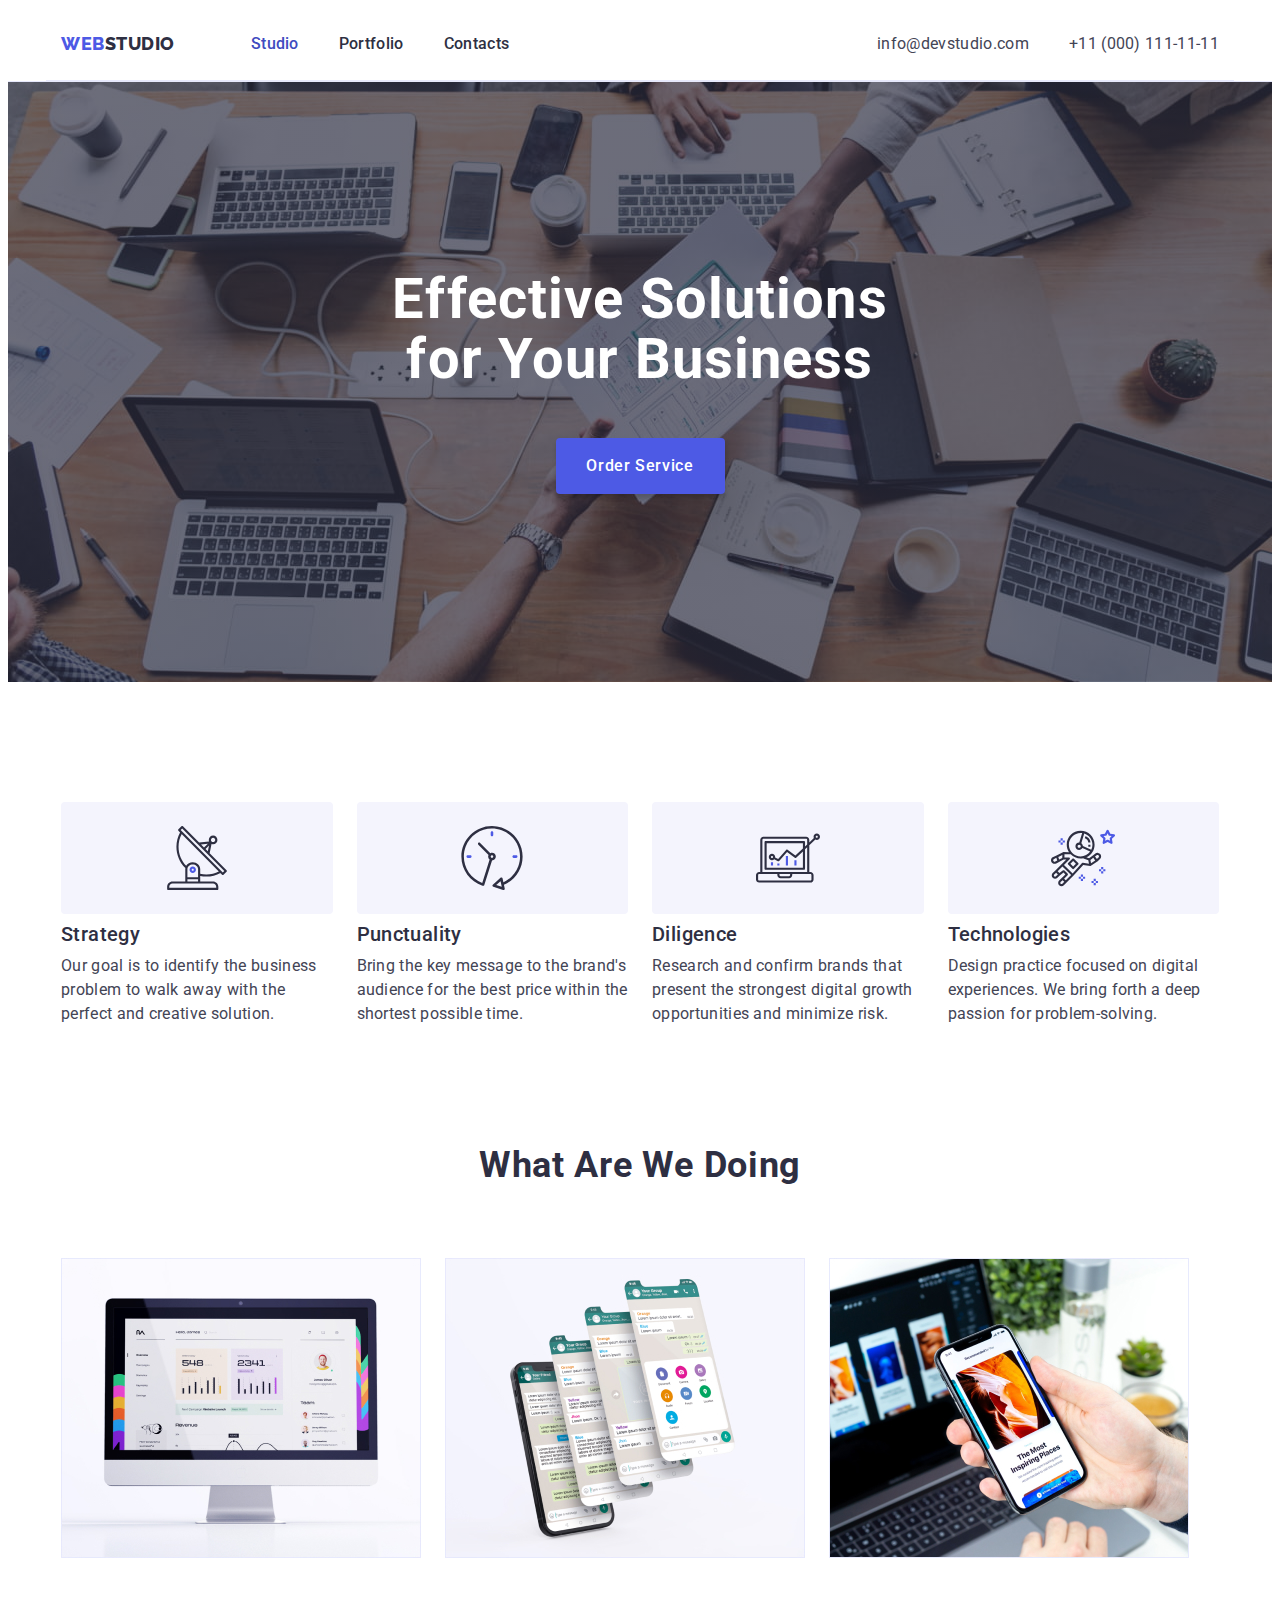
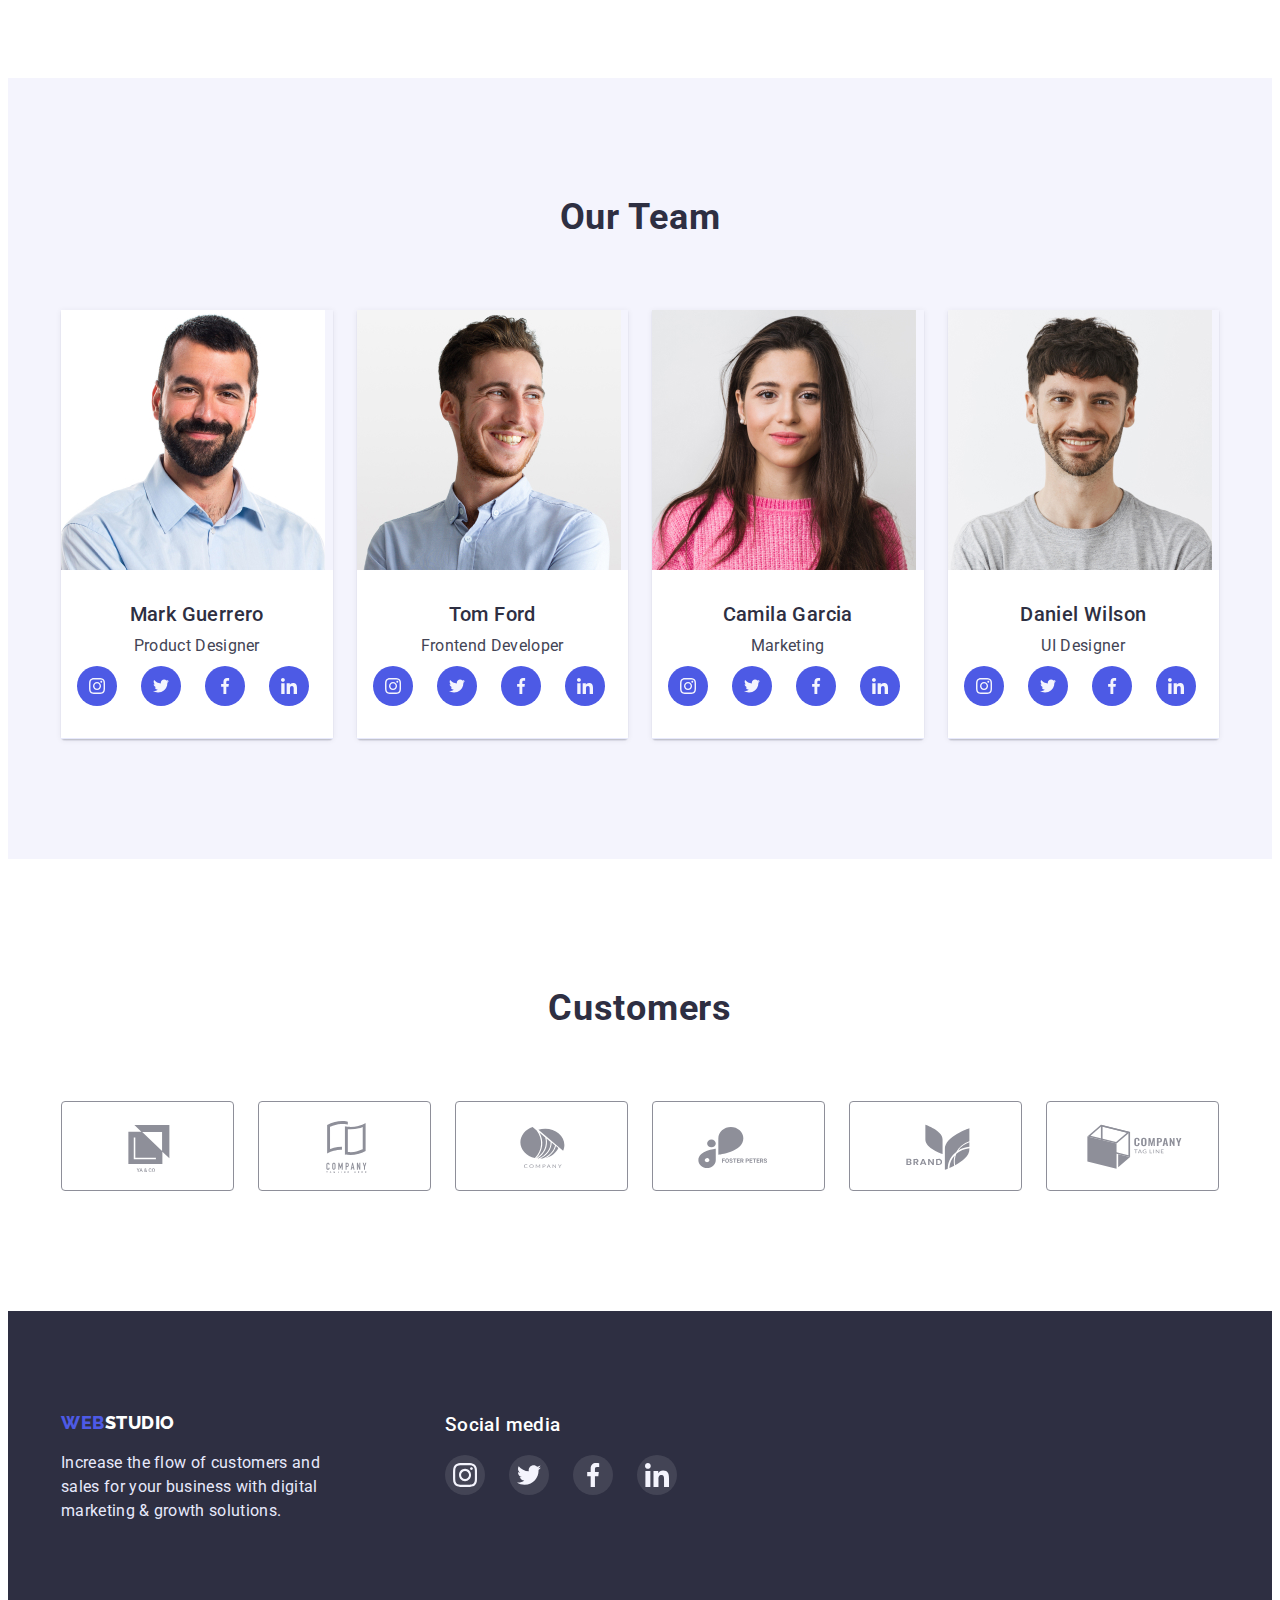
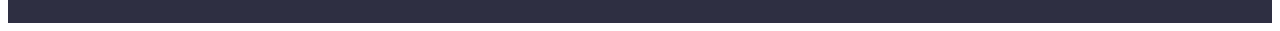
<file: index.html>
<!DOCTYPE html>
<html lang="en">
  <head>
    <meta charset="UTF-8" />
    <meta http-equiv="X-UA-Compatible" content="IE=edge" />
    <meta name="viewport" content="width=device-width, initial-scale=1.0" />
    <title>WebStudio</title>

    <link rel="preconnect" href="https://fonts.googleapis.com" />
    <link rel="preconnect" href="https://fonts.gstatic.com" crossorigin />
    <link
      href="https://fonts.googleapis.com/css2?family=Raleway:wght@800&family=Roboto:wght@400;500;700&display=swap"
      rel="stylesheet"
    />

    <link
      href="https://cdnjs.cloudflare.com/ajax/libs/modern-normalize/1.1.0/modern-normalize.min.css"
      rel="stylesheet"
      integrity="sha512-wpPYUAdjBVSE4KJnH1VR1HeZfpl1ub8YT/NKx4PuQ5NmX2tKuGu6U/JRp5y+Y8XG2tV+wKQpNHVUX03MfMFn9Q=="
      crossorigin="anonymous"
      referrerpolicy="no-referrer"
    />

    <link rel="stylesheet" href="./css/styles.css" />
  </head>
  <body>
    <!-- Header -->
    <header class="header">
      <div class="header container">
        <nav class="header-nav">
          <a href="./index.html" class="logo"><span>Web</span>Studio</a>
          <ul class="nav-list">
            <li class="header-item">
              <a href="./index.html" class="nav-link current">Studio</a>
            </li>
            <li class="header-item">
              <a href="./potfolio.html" class="nav-link">Portfolio</a>
            </li>
            <li class="header-item">
              <a href="" class="nav-link">Contacts</a>
            </li>
          </ul>
        </nav>

        <address class="address-container">
          <ul class="address-list">
            <li class="address-item">
              <a href="mailto:info@devstudio.com" class="address-link link"
                >info@devstudio.com</a
              >
            </li>
            <li class="address-item">
              <a href="tel:+110001111111" class="address-link link"
                >+11 (000) 111-11-11</a
              >
            </li>
          </ul>
        </address>
      </div>
    </header>

    <!-- Main -->
    <main>
      <!-- Hero -->
      <section class="hero section">
        <div class="hero container">
          <h1 class="hero-title">Effective Solutions for Your Business</h1>
          <button type="button" class="hero-btn">Order Service</button>
        </div>
      </section>

      <!-- Advantages -->
      <section class="advantages section">
        <div class="container">
          <h2 class="visually-hidden">Our Advantages</h2>
          <ul class="advantage-list">
            <li class="advantage-item">
              <div class="advantage-icon-wrap">
                <svg class="advantage-icon">
                  <use href="./images/icons.svg#icon-antenna"></use>
                </svg>
              </div>
              <h3 class="subtitle">Strategy</h3>
              <p class="section-text">
                Our goal is to identify the business problem to walk away with
                the perfect and creative solution.
              </p>
            </li>
            <li class="advantage-item">
              <div class="advantage-icon-wrap">
                <svg class="advantage-icon">
                  <use href="./images/icons.svg#icon-clock"></use>
                </svg>
              </div>
              <h3 class="subtitle">Punctuality</h3>
              <p class="section-text">
                Bring the key message to the brand's audience for the best price
                within the shortest possible time.
              </p>
            </li>
            <li class="advantage-item">
              <div class="advantage-icon-wrap">
                <svg class="advantage-icon">
                  <use href="./images/icons.svg#icon-diagram"></use>
                </svg>
              </div>
              <h3 class="subtitle">Diligence</h3>
              <p class="section-text">
                Research and confirm brands that present the strongest digital
                growth opportunities and minimize risk.
              </p>
            </li>
            <li class="advantage-item">
              <div class="advantage-icon-wrap">
                <svg class="advantage-icon">
                  <use href="./images/icons.svg#icon-astronaut"></use>
                </svg>
              </div>
              <h3 class="subtitle">Technologies</h3>
              <p class="section-text">
                Design practice focused on digital experiences. We bring forth a
                deep passion for problem-solving.
              </p>
            </li>
          </ul>
        </div>
      </section>

      <!-- What are we doing -->
      <section class="doing section">
        <div class="container">
          <h2 class="section-title">What are we doing</h2>
          <ul class="doing-list">
            <li class="doing-item">
              <img
                src="./images/studio/computer.jpg"
                alt="Computer"
                width="360"
              />
            </li>
            <li class="doing-item">
              <img
                src="./images/studio/program.jpg"
                alt="Programs"
                width="360"
              />
            </li>
            <li class="doing-item">
              <img src="./images/studio/phone.jpg" alt="Phone" width="360" />
            </li>
          </ul>
        </div>
      </section>

      <!-- Our Team -->
      <section class="team section">
        <div class="container">
          <h2 class="section-title">Our Team</h2>
          <ul class="team-list">
            <li class="team-card">
              <img
                src="./images/studio/mark.jpg"
                alt="Photo of Mark"
                width="264"
              />
              <div class="card-content">
                <h3 class="subtitle">Mark Guerrero</h3>
                <p class="section-text">Product Designer</p>
                <ul class="socials-list">
                  <li class="social-item">
                    <a href="" class="social-link">
                      <svg class="social-icon">
                        <use href="./images/icons.svg#icon-instagram"></use>
                      </svg>
                    </a>
                  </li>
                  <li class="social-item">
                    <a href="" class="social-link">
                      <svg class="social-icon">
                        <use href="./images/icons.svg#icon-twitter"></use>
                      </svg>
                    </a>
                  </li>
                  <li class="social-item">
                    <a href="" class="social-link">
                      <svg class="social-icon">
                        <use href="./images/icons.svg#icon-facebook"></use>
                      </svg>
                    </a>
                  </li>
                  <li class="social-item">
                    <a href="" class="social-link">
                      <svg class="social-icon">
                        <use href="./images/icons.svg#icon-linkedin"></use>
                      </svg>
                    </a>
                  </li>
                </ul>
              </div>
            </li>

            <li class="team-card">
              <img
                src="./images/studio/tom.jpg"
                alt="Photo of Tom"
                width="264"
              />
              <div class="card-content">
                <h3 class="subtitle">Tom Ford</h3>
                <p class="section-text">Frontend Developer</p>
                <ul class="socials-list">
                  <li class="social-item">
                    <a href="" class="social-link">
                      <svg class="social-icon">
                        <use href="./images/icons.svg#icon-instagram"></use>
                      </svg>
                    </a>
                  </li>
                  <li class="social-item">
                    <a href="" class="social-link">
                      <svg class="social-icon">
                        <use href="./images/icons.svg#icon-twitter"></use>
                      </svg>
                    </a>
                  </li>
                  <li class="social-item">
                    <a href="" class="social-link">
                      <svg class="social-icon">
                        <use href="./images/icons.svg#icon-facebook"></use>
                      </svg>
                    </a>
                  </li>
                  <li class="social-item">
                    <a href="" class="social-link">
                      <svg class="social-icon">
                        <use href="./images/icons.svg#icon-linkedin"></use>
                      </svg>
                    </a>
                  </li>
                </ul>
              </div>
            </li>

            <li class="team-card">
              <img
                src="./images/studio/camila.jpg"
                alt="Photo of Camila"
                width="264"
              />
              <div class="card-content">
                <h3 class="subtitle">Camila Garcia</h3>
                <p class="section-text">Marketing</p>
                <ul class="socials-list">
                  <li class="social-item">
                    <a href="" class="social-link">
                      <svg class="social-icon">
                        <use href="./images/icons.svg#icon-instagram"></use>
                      </svg>
                    </a>
                  </li>
                  <li class="social-item">
                    <a href="" class="social-link">
                      <svg class="social-icon">
                        <use href="./images/icons.svg#icon-twitter"></use>
                      </svg>
                    </a>
                  </li>
                  <li class="social-item">
                    <a href="" class="social-link">
                      <svg class="social-icon">
                        <use href="./images/icons.svg#icon-facebook"></use>
                      </svg>
                    </a>
                  </li>
                  <li class="social-item">
                    <a href="" class="social-link">
                      <svg class="social-icon">
                        <use href="./images/icons.svg#icon-linkedin"></use>
                      </svg>
                    </a>
                  </li>
                </ul>
              </div>
            </li>

            <li class="team-card">
              <img
                src="./images/studio/daniel.jpg"
                alt="Photo of Daniel"
                width="264"
              />
              <div class="card-content">
                <h3 class="subtitle">Daniel Wilson</h3>
                <p class="section-text">UI Designer</p>
                <ul class="socials-list">
                  <li class="social-item">
                    <a href="" class="social-link">
                      <svg class="social-icon">
                        <use href="./images/icons.svg#icon-instagram"></use>
                      </svg>
                    </a>
                  </li>
                  <li class="social-item">
                    <a href="" class="social-link">
                      <svg class="social-icon">
                        <use href="./images/icons.svg#icon-twitter"></use>
                      </svg>
                    </a>
                  </li>
                  <li class="social-item">
                    <a href="" class="social-link">
                      <svg class="social-icon">
                        <use href="./images/icons.svg#icon-facebook"></use>
                      </svg>
                    </a>
                  </li>
                  <li class="social-item">
                    <a href="" class="social-link">
                      <svg class="social-icon">
                        <use href="./images/icons.svg#icon-linkedin"></use>
                      </svg>
                    </a>
                  </li>
                </ul>
              </div>
            </li>
          </ul>
        </div>
      </section>

      <!-- Our clients -->
      <section class="clients section">
        <div class="container">
          <h2 class="section-title">Customers</h2>
          <ul class="client-list">
            <li class="client-item">
              <a href="" class="client-link">
                <svg class="client-icon">
                  <use href="./images/icons.svg#icon-client-one"></use>
                </svg>
              </a>
            </li>
            <li class="client-item">
              <a href="" class="client-link">
                <svg class="client-icon">
                  <use href="./images/icons.svg#icon-client-two"></use>
                </svg>
              </a>
            </li>
            <li class="client-item">
              <a href="" class="client-link">
                <svg class="client-icon">
                  <use href="./images/icons.svg#icon-client-three"></use>
                </svg>
              </a>
            </li>
            <li class="client-item">
              <a href="" class="client-link">
                <svg class="client-icon">
                  <use href="./images/icons.svg#icon-client-four"></use>
                </svg>
              </a>
            </li>
            <li class="client-item">
              <a href="" class="client-link">
                <svg class="client-icon">
                  <use href="./images/icons.svg#icon-client-five"></use>
                </svg>
              </a>
            </li>
            <li class="client-item">
              <a href="" class="client-link">
                <svg class="client-icon">
                  <use href="./images/icons.svg#icon-client-six"></use>
                </svg>
              </a>
            </li>
          </ul>
        </div>
      </section>
    </main>

    <!-- Footer -->
    <footer class="footer">
      <div class="container">
        <div class="footer-descr">
          <a href="./index.html" class="logo"><span>Web</span>Studio</a>
          <p class="section-text">
            Increase the flow of customers and sales for your business with
            digital marketing &amp; growth solutions.
          </p>
        </div>
        <div class="socials-wrap">
          <h3 class="footer-subtitle">Social media</h3>
          <ul class="socials-list">
            <li class="socials-item">
              <a href="" class="social-link">
                <svg class="social-icon">
                  <use href="./images/icons.svg#icon-instagram"></use>
                </svg>
              </a>
            </li>
            <li class="socials-item">
              <a href="" class="social-link">
                <svg class="social-icon">
                  <use href="./images/icons.svg#icon-twitter"></use>
                </svg>
              </a>
            </li>
            <li class="socials-item">
              <a href="" class="social-link">
                <svg class="social-icon">
                  <use href="./images/icons.svg#icon-facebook"></use>
                </svg>
              </a>
            </li>
            <li class="socials-item">
              <a href="" class="social-link">
                <svg class="social-icon">
                  <use href="./images/icons.svg#icon-linkedin"></use>
                </svg>
              </a>
            </li>
          </ul>
        </div>
      </div>
    </footer>
  </body>
</html>
</file>
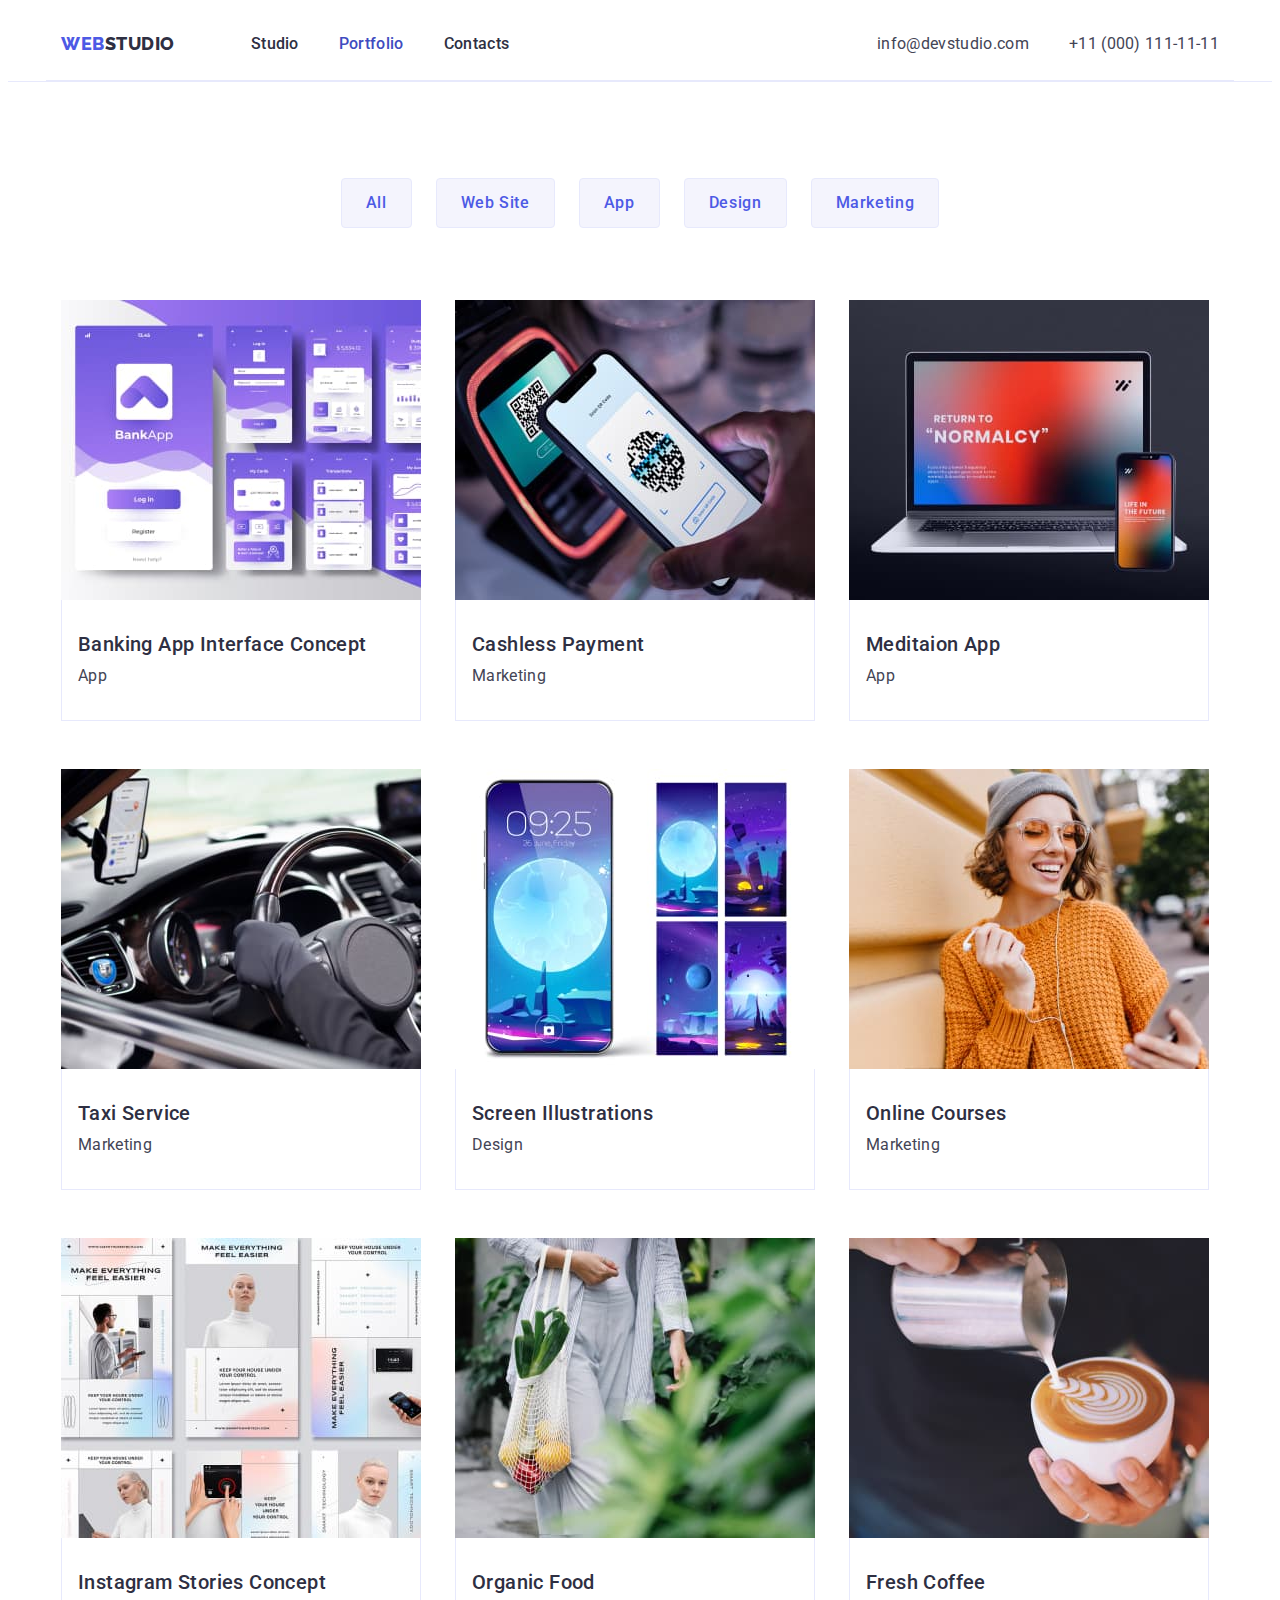
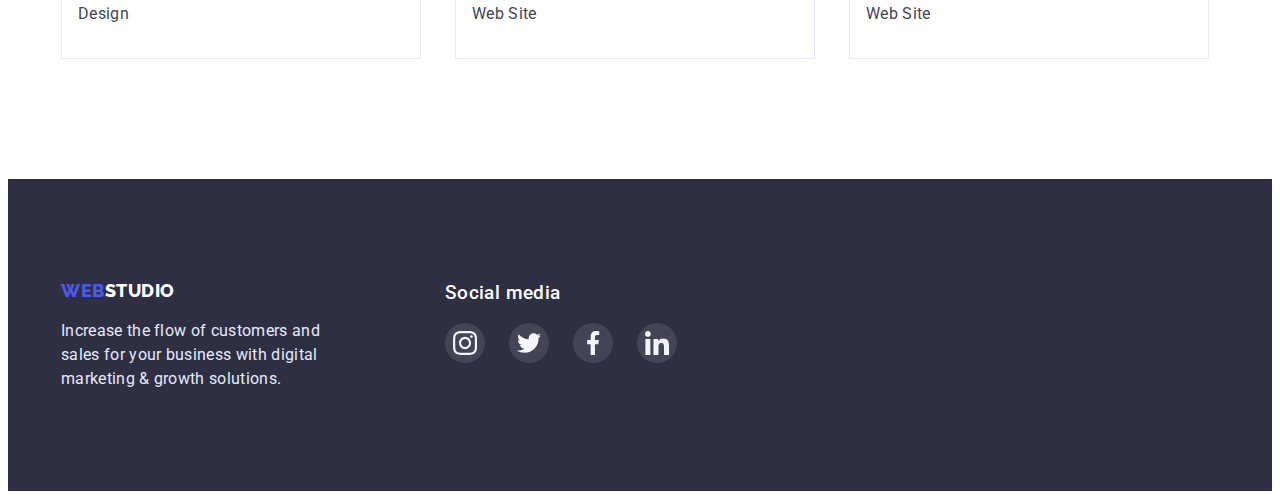
<file: potfolio.html>
<!DOCTYPE html>
<html lang="en">
  <head>
    <meta charset="UTF-8" />
    <meta http-equiv="X-UA-Compatible" content="IE=edge" />
    <meta name="viewport" content="width=device-width, initial-scale=1.0" />
    <title>Portfolio</title>

    <link rel="preconnect" href="https://fonts.googleapis.com" />
    <link rel="preconnect" href="https://fonts.gstatic.com" crossorigin />
    <link
      href="https://fonts.googleapis.com/css2?family=Raleway:wght@800&family=Roboto:wght@400;500;700&display=swap"
      rel="stylesheet"
    />

    <link
      href="https://cdnjs.cloudflare.com/ajax/libs/modern-normalize/1.1.0/modern-normalize.min.css"
      rel="stylesheet"
      integrity="sha512-wpPYUAdjBVSE4KJnH1VR1HeZfpl1ub8YT/NKx4PuQ5NmX2tKuGu6U/JRp5y+Y8XG2tV+wKQpNHVUX03MfMFn9Q=="
      crossorigin="anonymous"
      referrerpolicy="no-referrer"
    />

    <link rel="stylesheet" href="./css/styles.css" />
  </head>
  <body>
    <header class="header">
      <div class="header container">
        <nav class="header-nav">
          <a href="./index.html" class="logo"><span>Web</span>Studio</a>
          <ul class="nav-list">
            <li class="header-item">
              <a href="./index.html" class="nav-link">Studio</a>
            </li>
            <li class="header-item">
              <a href="./potfolio.html" class="nav-link current">Portfolio</a>
            </li>
            <li class="header-item">
              <a href="" class="nav-link">Contacts</a>
            </li>
          </ul>
        </nav>

        <address class="address-container">
          <ul class="address-list">
            <li class="address-item">
              <a href="mailto:info@devstudio.com" class="address-link link">
                info@devstudio.com</a
              >
            </li>
            <li class="address-item">
              <a href="tel:+110001111111" class="address-link link"
                >+11 (000) 111-11-11</a
              >
            </li>
          </ul>
        </address>
      </div>
    </header>

    <main>
      <section class="portfolio">
        <div class="container">
          <h1 class="visually-hidden">Our Portfolio</h1>
          <ul class="portfolio-bnt-list">
            <li class="btn-list-item">
              <button type="button" class="portfolio-btn">All</button>
            </li>
            <li class="btn-list-item">
              <button type="button" class="portfolio-btn">Web Site</button>
            </li>
            <li class="btn-list-item">
              <button type="button" class="portfolio-btn">App</button>
            </li>
            <li class="btn-list-item">
              <button type="button" class="portfolio-btn">Design</button>
            </li>
            <li class="btn-list-item">
              <button type="button" class="portfolio-btn">Marketing</button>
            </li>
          </ul>

          <ul class="portfolio-cards-list">
            <li class="portfolio-card">
              <a href="#">
                <img
                  src="./images/potfolio/img1.jpg"
                  alt="Banking app interface"
                  width="360"
                />
                <div class="content">
                  <h2 class="subtitle">Banking App Interface Concept</h2>
                  <p class="card-descr">App</p>
                </div>
                <!-- <p class="card-text">
                   14 Stylish and User-Friendly App Design Concepts · Task
                   Manager App · Calorie Tracker App · Exotic Fruit Ecommerce App
                   · Cloud Storage App
                 </p> -->
              </a>
            </li>
            <li class="portfolio-card">
              <a href="#">
                <img
                  src="./images/potfolio/img2.jpg"
                  alt="Pay using QR Code "
                  width="360"
                />
                <div class="content">
                  <h2 class="subtitle">Cashless Payment</h2>
                  <p class="card-descr">Marketing</p>
                </div>
                <!-- <p class="card-text">
                    14 Stylish and User-Friendly App Design Concepts · Task
                    Manager App · Calorie Tracker App · Exotic Fruit Ecommerce App
                    · Cloud Storage App
                  </p> -->
              </a>
            </li>
            <li class="portfolio-card">
              <a href="#">
                <img
                  src="./images/potfolio/img3.jpg"
                  alt="Mediation app interface"
                  width="360"
                />
                <div class="content">
                  <h2 class="subtitle">Meditaion App</h2>
                  <p class="card-descr">App</p>
                </div>
                <!-- <p class="card-text">
                    14 Stylish and User-Friendly App Design Concepts · Task
                    Manager App · Calorie Tracker App · Exotic Fruit Ecommerce App
                    · Cloud Storage App
                  </p> -->
              </a>
            </li>
            <li class="portfolio-card">
              <a href="#">
                <img
                  src="./images/potfolio/img4.jpg"
                  alt="Taxi Service"
                  width="360"
                />
                <div class="content">
                  <h2 class="subtitle">Taxi Service</h2>
                  <p class="card-descr">Marketing</p>
                </div>
                <!-- <p class="card-text">
                    14 Stylish and User-Friendly App Design Concepts · Task
                    Manager App · Calorie Tracker App · Exotic Fruit Ecommerce App
                    · Cloud Storage App
                  </p> -->
              </a>
            </li>
            <li class="portfolio-card">
              <a href="#">
                <img
                  src="./images/potfolio/img5.jpg"
                  alt="Mobile wallpaper design"
                  width="360"
                />
                <div class="content">
                  <h2 class="subtitle">Screen Illustrations</h2>
                  <p class="card-descr">Design</p>
                </div>
                <!-- <p class="card-text">
                    14 Stylish and User-Friendly App Design Concepts · Task
                    Manager App · Calorie Tracker App · Exotic Fruit Ecommerce App
                    · Cloud Storage App
                  </p> -->
              </a>
            </li>
            <li class="portfolio-card">
              <a href="#">
                <img
                  src="./images/potfolio/img6.jpg"
                  alt="Person listening to music"
                  width="360"
                />
                <div class="content">
                  <h2 class="subtitle">Online Courses</h2>
                  <p class="card-descr">Marketing</p>
                </div>
                <!-- <p class="card-text">
                    14 Stylish and User-Friendly App Design Concepts · Task
                    Manager App · Calorie Tracker App · Exotic Fruit Ecommerce App
                    · Cloud Storage App
                  </p> -->
              </a>
            </li>
            <li class="portfolio-card">
              <a href="#">
                <img
                  src="./images/potfolio/img7.jpg"
                  alt="Concept for instagram stories"
                  width="360"
                />
                <div class="content">
                  <h2 class="subtitle">Instagram Stories Concept</h2>
                  <p class="card-descr">Design</p>
                </div>
                <!-- <p class="card-text">
                    14 Stylish and User-Friendly App Design Concepts · Task
                    Manager App · Calorie Tracker App · Exotic Fruit Ecommerce App
                    · Cloud Storage App
                  </p> -->
              </a>
            </li>
            <li class="portfolio-card">
              <a href="#">
                <img
                  src="./images/potfolio/img8.jpg"
                  alt="Person with a basket of vegetables"
                  width="360"
                />
                <div class="content">
                  <h2 class="subtitle">Organic Food</h2>
                  <p class="card-descr">Web Site</p>
                </div>
                <!-- <p class="card-text">
                   14 Stylish and User-Friendly App Design Concepts · Task
                   Manager App · Calorie Tracker App · Exotic Fruit Ecommerce App
                   · Cloud Storage App
                 </p> -->
              </a>
            </li>
            <li class="portfolio-card">
              <a href="#">
                <img
                  src="./images/potfolio/img9.jpg"
                  alt="Coffee"
                  width="360"
                />
                <div class="content">
                  <h2 class="subtitle">Fresh Coffee</h2>
                  <p class="card-descr">Web Site</p>
                </div>
                <!-- <p class="card-text">
                    14 Stylish and User-Friendly App Design Concepts · Task
                    Manager App · Calorie Tracker App · Exotic Fruit Ecommerce App
                    · Cloud Storage App
                  </p> -->
              </a>
            </li>
          </ul>
        </div>
      </section>
    </main>

    <footer class="footer">
      <div class="container">
        <div class="footer-descr">
          <a href="./index.html" class="logo"><span>Web</span>Studio</a>
          <p class="section-text">
            Increase the flow of customers and sales for your business with
            digital marketing &amp; growth solutions.
          </p>
        </div>
        <div class="socials-wrap">
          <h3 class="footer-subtitle">Social media</h3>
          <ul class="socials-list">
            <li class="socials-item">
              <a href="" class="social-link">
                <svg class="social-icon">
                  <use href="./images/icons.svg#icon-instagram"></use>
                </svg>
              </a>
            </li>
            <li class="socials-item">
              <a href="" class="social-link">
                <svg class="social-icon">
                  <use href="./images/icons.svg#icon-twitter"></use>
                </svg>
              </a>
            </li>
            <li class="socials-item">
              <a href="" class="social-link">
                <svg class="social-icon">
                  <use href="./images/icons.svg#icon-facebook"></use>
                </svg>
              </a>
            </li>
            <li class="socials-item">
              <a href="" class="social-link">
                <svg class="social-icon">
                  <use href="./images/icons.svg#icon-linkedin"></use>
                </svg>
              </a>
            </li>
          </ul>
        </div>
      </div>
    </footer>
  </body>
</html>
</file>
<file: css/styles.css>
:root {
  --main-text-color: #2e2f42;
  --text-color: #434455;
  --secondary-text-color: #e7e9fc;
  --main-title-color: #ffffff;

  --button-color: #4d5ae5;
  --secondary-button-color: #f4f4fd;
  --button-text-color: #ffffff;
  --button-border-color: #e7e9fc;

  --accent-color: #4d5ae5;

  --hover-text-color: #404bbf;
  --hover-element-color: #404bbf;

  --accent-socials-color: #31d0aa;

  --main-bg-color: #2e2f42;
  --light-bg-color: #f4f4fd;

  --clients-icon-color: #8e8f99;
  --footer-icon-bg: rgba(255, 255, 255, 0.1);

  --card-shadow: 0px 1px 6px rgba(46, 47, 66, 0.08),
    0px 1px 1px rgba(46, 47, 66, 0.16), 0px 2px 1px rgba(46, 47, 66, 0.08);
  --portfolio-btn-shadow: 0px 3px 1px rgba(0, 0, 0, 0.1),
    0px 2px 1px rgba(0, 0, 0, 0.08), 0px 2px 2px rgba(0, 0, 0, 0.12);
}

body {
  font-family: "Roboto", sans-serif;
  color: var(--text-color);
  font-size: 16px;
}

h1,
h2,
h3,
h4,
h5,
h6,
p {
  margin: 0;
}

ul {
  padding: 0;
  margin: 0;
  list-style: none;
}

img {
  display: block;
  max-width: 100%;
  height: auto;
}

a {
  display: inline-block;
}

.container {
  width: 100%;
  max-width: 1158px;
  padding-left: 15px;
  padding-right: 15px;
  margin: 0 auto;
}

/* -----------------------Header------------------------- */
.header {
  border-bottom: 1px solid var(--button-border-color);
}

.logo {
  font-family: "Raleway", sans-serif;
  color: var(--main-text-color);
  font-weight: 800;
  font-size: 18px;
  line-height: 1.33;
  letter-spacing: 0.03em;
  text-transform: uppercase;
  text-decoration: none;
}

.logo > span {
  color: var(--accent-color);
}

.nav-link {
  display: block;

  color: var(--main-text-color);
  font-weight: 500;
  line-height: 1.5;
  letter-spacing: 0.02em;
  text-decoration: none;

  padding-top: 24px;
  padding-bottom: 24px;
}

.address-link {
  display: block;

  font-style: normal;
  line-height: 1.5;
  letter-spacing: 0.02em;
  color: inherit;
  text-decoration: none;

  padding-top: 24px;
  padding-bottom: 24px;
}

.nav-link:is(:hover, :focus),
.address-link:is(:hover, :focus),
.nav-link.current {
  color: var(--hover-text-color);
}

.header.container {
  display: flex;
  align-items: center;
}

.header-nav {
  display: flex;
  align-items: center;
}

.header-item:not(:last-child) {
  margin-right: 40px;
}

.address-container {
  margin-left: auto;
}
.address-list {
  display: flex;
}

.address-item:not(:last-child) {
  margin-right: 40px;
}

.nav-list {
  display: flex;
  margin-left: 76px;
}

/* -----------------------Hero------------------------- */
.section {
  padding-top: 120px;
  padding-bottom: 120px;
}

.hero.section {
  background-image: linear-gradient(
      rgba(46, 47, 66, 0.7),
      rgba(46, 47, 66, 0.7)
    ),
    url(../images/studio/people-office.jpg);
  background-repeat: no-repeat;
  background-position: center;
  background-size: cover;

  max-width: 1440px;
  margin: 0 auto;
  padding-top: 188px;
  padding-bottom: 188px;
}

.hero.container {
  display: flex;
  flex-direction: column;
  align-items: center;
}

.hero-title {
  color: var(--main-title-color);
  font-size: 56px;
  line-height: 1.07;
  text-align: center;
  letter-spacing: 0.02em;

  max-width: 500px;
  margin-bottom: 48px;
}

.hero-btn {
  min-width: 169px;
  height: 56px;
  display: block;

  font-family: "Roboto", sans-serif;
  color: var(--button-text-color);
  background-color: var(--button-color);

  font-weight: 500;
  font-size: 16px;
  line-height: 1.5;
  letter-spacing: 0.04em;

  cursor: pointer;
  border: none;
  border-radius: 4px;
  box-shadow: 0px 4px 4px rgba(0, 0, 0, 0.15);
}

.hero-btn:hover,
.hero-btn:focus {
  background-color: var(--hover-element-color);
}

/* -----------------------Advantages------------------------- */

.visually-hidden {
  position: absolute;
  white-space: nowrap;
  width: 1px;
  height: 1px;
  overflow: hidden;
  border: 0;
  padding: 0;
  clip: rect(0 0 0 0);
  clip-path: inset(50%);
  margin: -1px;
}

.subtitle {
  color: var(--main-text-color);
  font-weight: 500;
  font-size: 20px;
  line-height: 1.2;
  letter-spacing: 0.02em;

  margin-bottom: 8px;
}

.advantages.section {
  padding-bottom: 0;
}

.advantage-list {
  display: flex;
}

.advantage-item {
  flex-basis: calc((100% - 24px * 3) / 4);
}

.advantage-item:not(:last-child) {
  margin-right: 24px;
}

.advantage-icon-wrap {
  background-color: var(--light-bg-color);
  height: 112px;

  display: flex;
  justify-content: center;
  align-items: center;

  margin-bottom: 8px;
  border-radius: 4px;
}

.advantage-icon {
  display: block;
  width: 64px;
  height: 64px;
}

/* -----------------------Doing------------------------- */

.section-title {
  color: var(--main-text-color);
  font-size: 36px;
  line-height: 1.11;
  text-align: center;
  letter-spacing: 0.02em;
  text-transform: capitalize;

  margin-bottom: 72px;
}

.section-text {
  line-height: 1.5;
  letter-spacing: 0.02em;
}

.doing-list {
  display: flex;
}

.doing-item {
  flex-basis: calc((100% -24px * 3) / 3);
}

.doing-item:not(:last-child),
.team-card:not(:last-child) {
  margin-right: 24px;
}
/* -----------------------Our Team------------------------- */

.team {
  background-color: var(--light-bg-color);
}

.team-list {
  display: flex;
}

.team-card {
  flex-basis: calc((100% - 24px * 3) / 4);
  border-radius: 0px 0px 4px 4px;
  box-shadow: var(--card-shadow);
}

.card-content {
  background-color: var(--main-title-color);
  text-align: center;
  padding: 32px 16px;
  border-bottom: 1px solid var(--button-border-color);
}

.socials-list {
  display: flex;
  gap: 24px;
}

.social-link {
  background-color: var(--button-color);
  width: 40px;
  height: 40px;

  display: flex;
  justify-content: center;
  align-items: center;

  border-radius: 50%;
}

.social-link:hover,
.social-link:focus {
  background-color: var(--hover-element-color);
}

.social-icon {
  width: 16px;
  height: 16px;
}

.team-card .section-text {
  margin-bottom: 8px;
}
/* -----------------------Our clients------------------------ */

.clients.section {
  padding-top: 130px;
}

.client-list {
  display: flex;
  gap: 24px;
}

.client-item {
  background-color: transparent;

  flex-basis: calc((100% - 24px * 5) / 6);
  height: 88px;
  border-radius: 4px;
  border: 1px solid var(--clients-icon-color);
}

.client-icon {
  width: 104px;
  height: 56px;
  fill: var(--clients-icon-color);
}

.client-link {
  width: 100%;
  height: 100%;

  display: flex;
  justify-content: center;
  align-items: center;
}

.client-link:is(:hover, :focus) {
  border: 1px solid var(--hover-element-color);
}

.client-link:is(:hover, :focus) > .client-icon {
  fill: var(--hover-element-color);
}
/* -----------------------Footer------------------------- */

.footer {
  background-color: var(--main-bg-color);
  padding-top: 100px;
  padding-bottom: 100px;
}

.footer > .container {
  display: flex;
  gap: 120px;
}

.footer .section-text {
  color: var(--secondary-text-color);
}

.footer .logo {
  color: var(--main-title-color);
  margin-bottom: 16px;
}

.footer .section-text {
  max-width: 264px;
}

.footer-subtitle {
  color: var(--main-title-color);
  font-weight: 500;
  line-height: 1.5;
  letter-spacing: 0.02em;

  margin-bottom: 16px;
}

.footer .social-link {
  background-color: var(--footer-icon-bg);
}

.footer .social-icon {
  width: 24px;
  height: 24px;
}

.footer .social-link:hover,
.footer .social-link:focus {
  background-color: var(--accent-socials-color);
}
/* --------------------------------------------------------- */
/* -----------------------Portfolio------------------------- */
.portfolio {
  padding-top: 96px;
  padding-bottom: 120px;
}

.portfolio-bnt-list {
  display: flex;
  justify-content: center;

  margin-bottom: 72px;
}

.portfolio-btn {
  font-family: "Roboto", sans-serif;
  background-color: var(--secondary-button-color);
  color: var(--button-color);
  font-weight: 500;
  font-size: 16px;
  line-height: 1.5;
  letter-spacing: 0.04em;
  text-align: center;

  padding: 12px 24px;

  border: 1px solid var(--button-border-color);
  border-radius: 4px;
  cursor: pointer;
}

.btn-list-item:not(:last-child) {
  margin-right: 24px;
}

.portfolio-btn:hover,
.portfolio-btn:focus {
  background-color: var(--hover-element-color);
  color: var(--button-text-color);
  box-shadow: var(--portfolio-btn-shadow);
  border: 1px solid transparent;
}

.card-descr {
  line-height: 1.5;
  letter-spacing: 0.02em;
}

/* .card-text {
  color: var(--secondary-button-color);
  background-color: var(--accent-color);
  line-height: 1.5;
  letter-spacing: 0.02em;
} */

.portfolio-cards-list {
  display: flex;
  flex-wrap: wrap;
}

.portfolio-card > a {
  text-decoration: none;
  color: inherit;
}

.portfolio-card {
  flex-basis: calc((100% - 24px * 2) / 3);
}

.portfolio-card:is(:hover, :focus) {
  box-shadow: 0px 1px 6px rgba(46, 47, 66, 0.08),
    0px 1px 1px rgba(46, 47, 66, 0.16), 0px 2px 1px rgba(46, 47, 66, 0.08);
}

.portfolio-card:not(:nth-child(3n)) {
  margin-right: 24px;
}

.portfolio-card:not(:nth-last-child(-n + 3)) {
  margin-bottom: 48px;
}

.portfolio-card .content {
  padding: 32px 16px;
  border-bottom: 1px solid var(--button-border-color);
  border-left: 1px solid var(--button-border-color);
  border-right: 1px solid var(--button-border-color);
}
</file>
